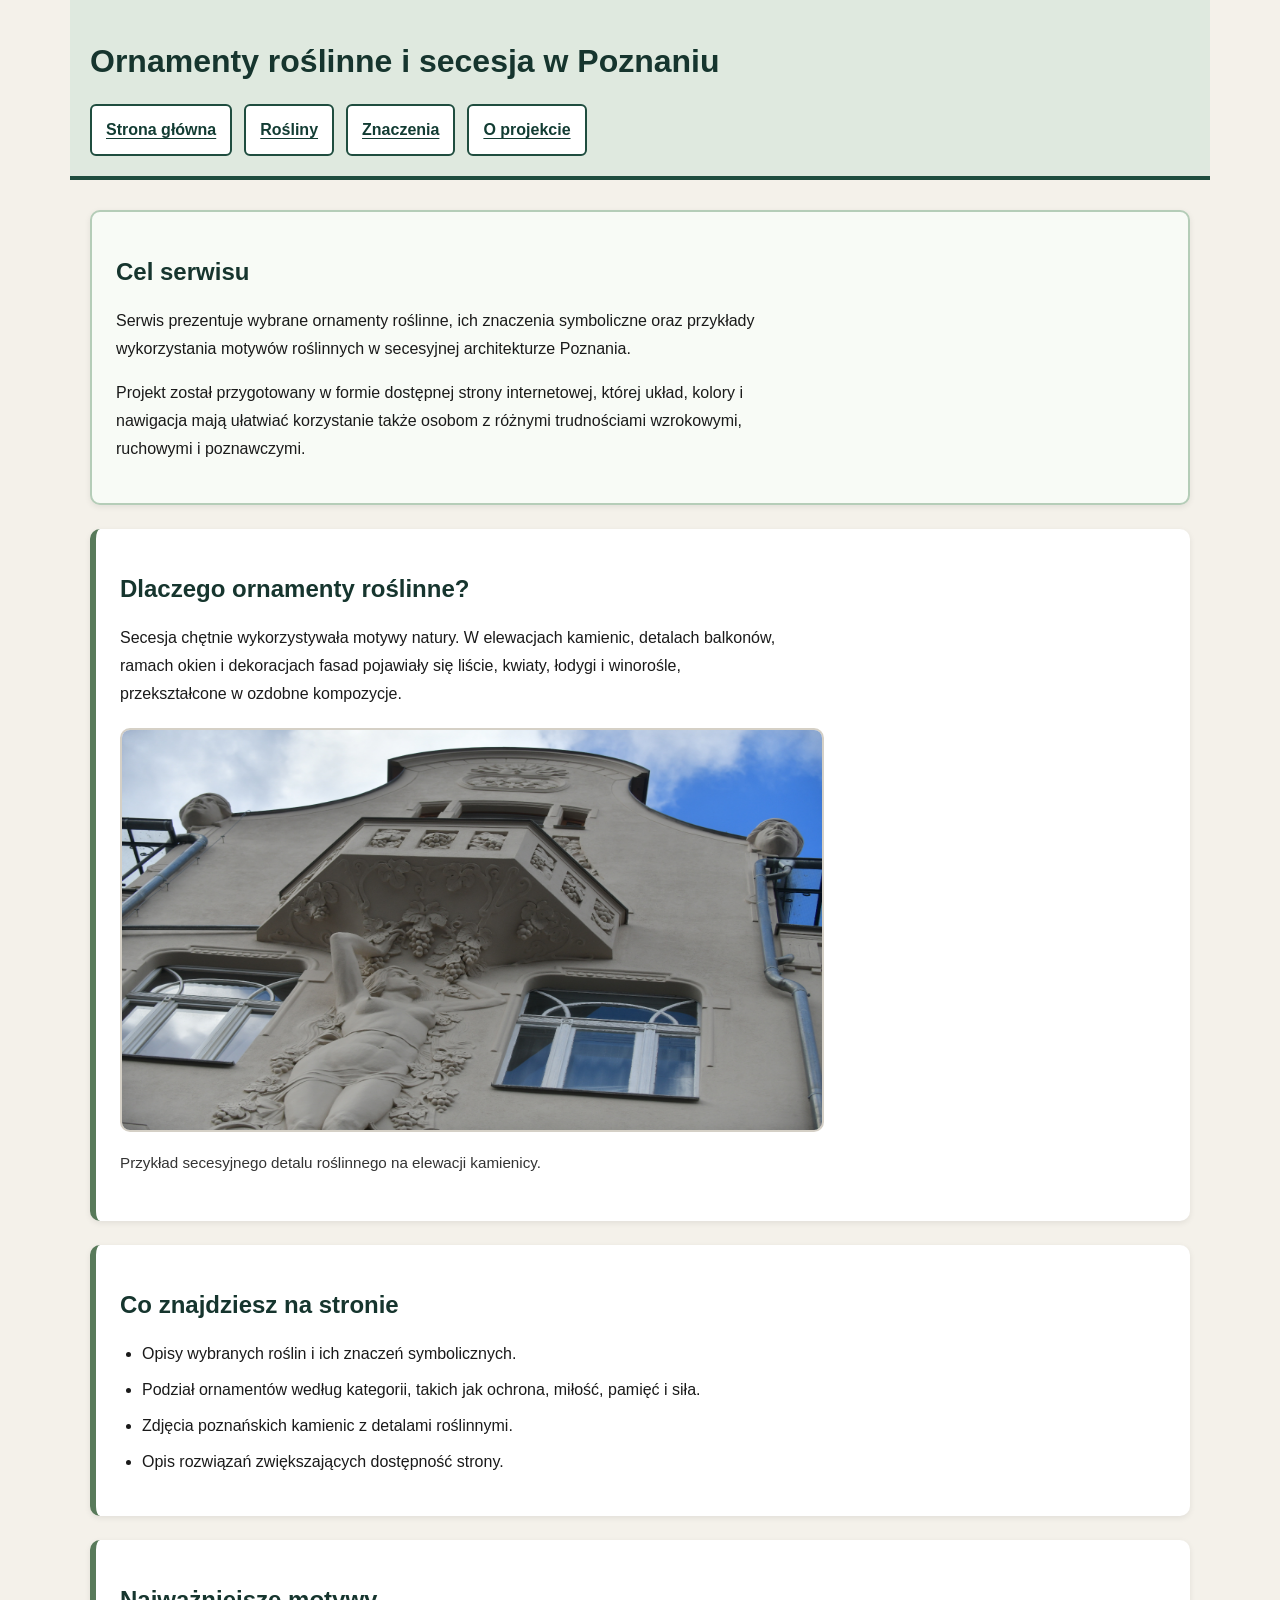
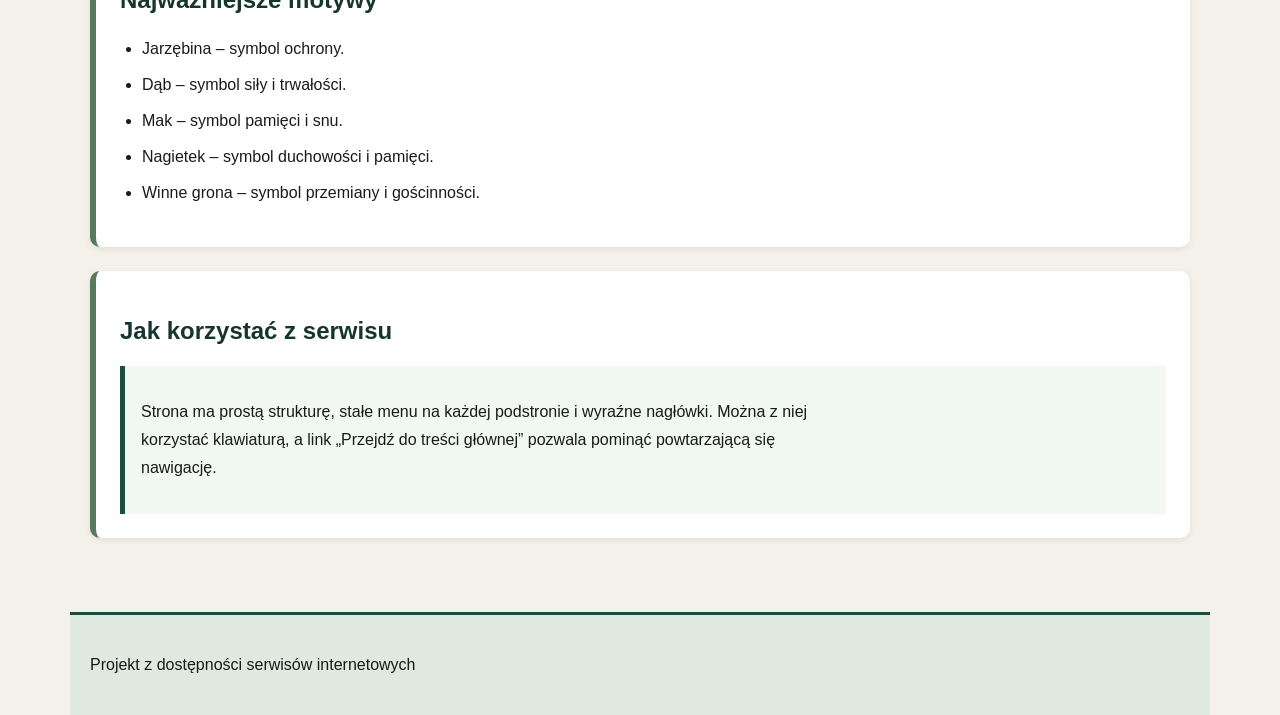
<file: index.html>
<!DOCTYPE html>
<html lang="pl">
<head>
  <meta charset="UTF-8">
  <meta name="viewport" content="width=device-width, initial-scale=1.0">
  <title>Ornamenty roślinne</title>
  <link rel="stylesheet" href="style.css">
</head>
<body>
  <a class="skip-link" href="#main-content">Przejdź do treści głównej</a>

  <header>
    <h1>Ornamenty roślinne i secesja w Poznaniu</h1>
    <nav aria-label="Menu główne">
      <ul>
        <li><a href="index.html">Strona główna</a></li>
        <li><a href="gatunki.html">Rośliny</a></li>
        <li><a href="znaczenia.html">Znaczenia</a></li>
        <li><a href="o-projekcie.html">O projekcie</a></li>
      </ul>
    </nav>
  </header>

  <main id="main-content" tabindex="-1">
    <section class="hero-box">
      <h2>Cel serwisu</h2>
      <p>
        Serwis prezentuje wybrane ornamenty roślinne, ich znaczenia symboliczne
        oraz przykłady wykorzystania motywów roślinnych w secesyjnej architekturze Poznania.
      </p>
      <p>
        Projekt został przygotowany w formie dostępnej strony internetowej, której układ,
        kolory i nawigacja mają ułatwiać korzystanie także osobom z różnymi trudnościami
        wzrokowymi, ruchowymi i poznawczymi.
      </p>
    </section>

    <section>
      <h2>Dlaczego ornamenty roślinne?</h2>
      <p>
        Secesja chętnie wykorzystywała motywy natury. W elewacjach kamienic, detalach balkonów,
        ramach okien i dekoracjach fasad pojawiały się liście, kwiaty, łodygi i winorośle,
        przekształcone w ozdobne kompozycje. 
      </p>
      <figure>
        <img src="secesja.jfif" alt="Secesyjny detal architektoniczny z twarzą kobiety i ornamentem kwiatowym na elewacji kamienicy" style="width:700px;height:400px;">
        <figcaption>Przykład secesyjnego detalu roślinnego na elewacji kamienicy.</figcaption>
      </figure>
    </section>

    <section>
      <h2>Co znajdziesz na stronie</h2>
      <ul>
        <li>Opisy wybranych roślin i ich znaczeń symbolicznych.</li>
        <li>Podział ornamentów według kategorii, takich jak ochrona, miłość, pamięć i siła.</li>
        <li>Zdjęcia poznańskich kamienic z detalami roślinnymi.</li>
        <li>Opis rozwiązań zwiększających dostępność strony.</li>
      </ul>
    </section>

    <section>
      <h2>Najważniejsze motywy</h2>
      <ul>
        <li>Jarzębina – symbol ochrony.</li>
        <li>Dąb – symbol siły i trwałości.</li>
        <li>Mak – symbol pamięci i snu.</li>
        <li>Nagietek – symbol duchowości i pamięci.</li>
        <li>Winne grona – symbol przemiany i gościnności.</li>
      </ul>
    </section>

    <section>
      <h2>Jak korzystać z serwisu</h2>
      <div class="note-box">
        <p>
          Strona ma prostą strukturę, stałe menu na każdej podstronie i wyraźne nagłówki.
          Można z niej korzystać klawiaturą, a link „Przejdź do treści głównej” pozwala
          pominąć powtarzającą się nawigację.
        </p>
      </div>
    </section>
  </main>

  <footer>
    <p>Projekt z dostępności serwisów internetowych</p>
  </footer>
</body>
</html>
</file>
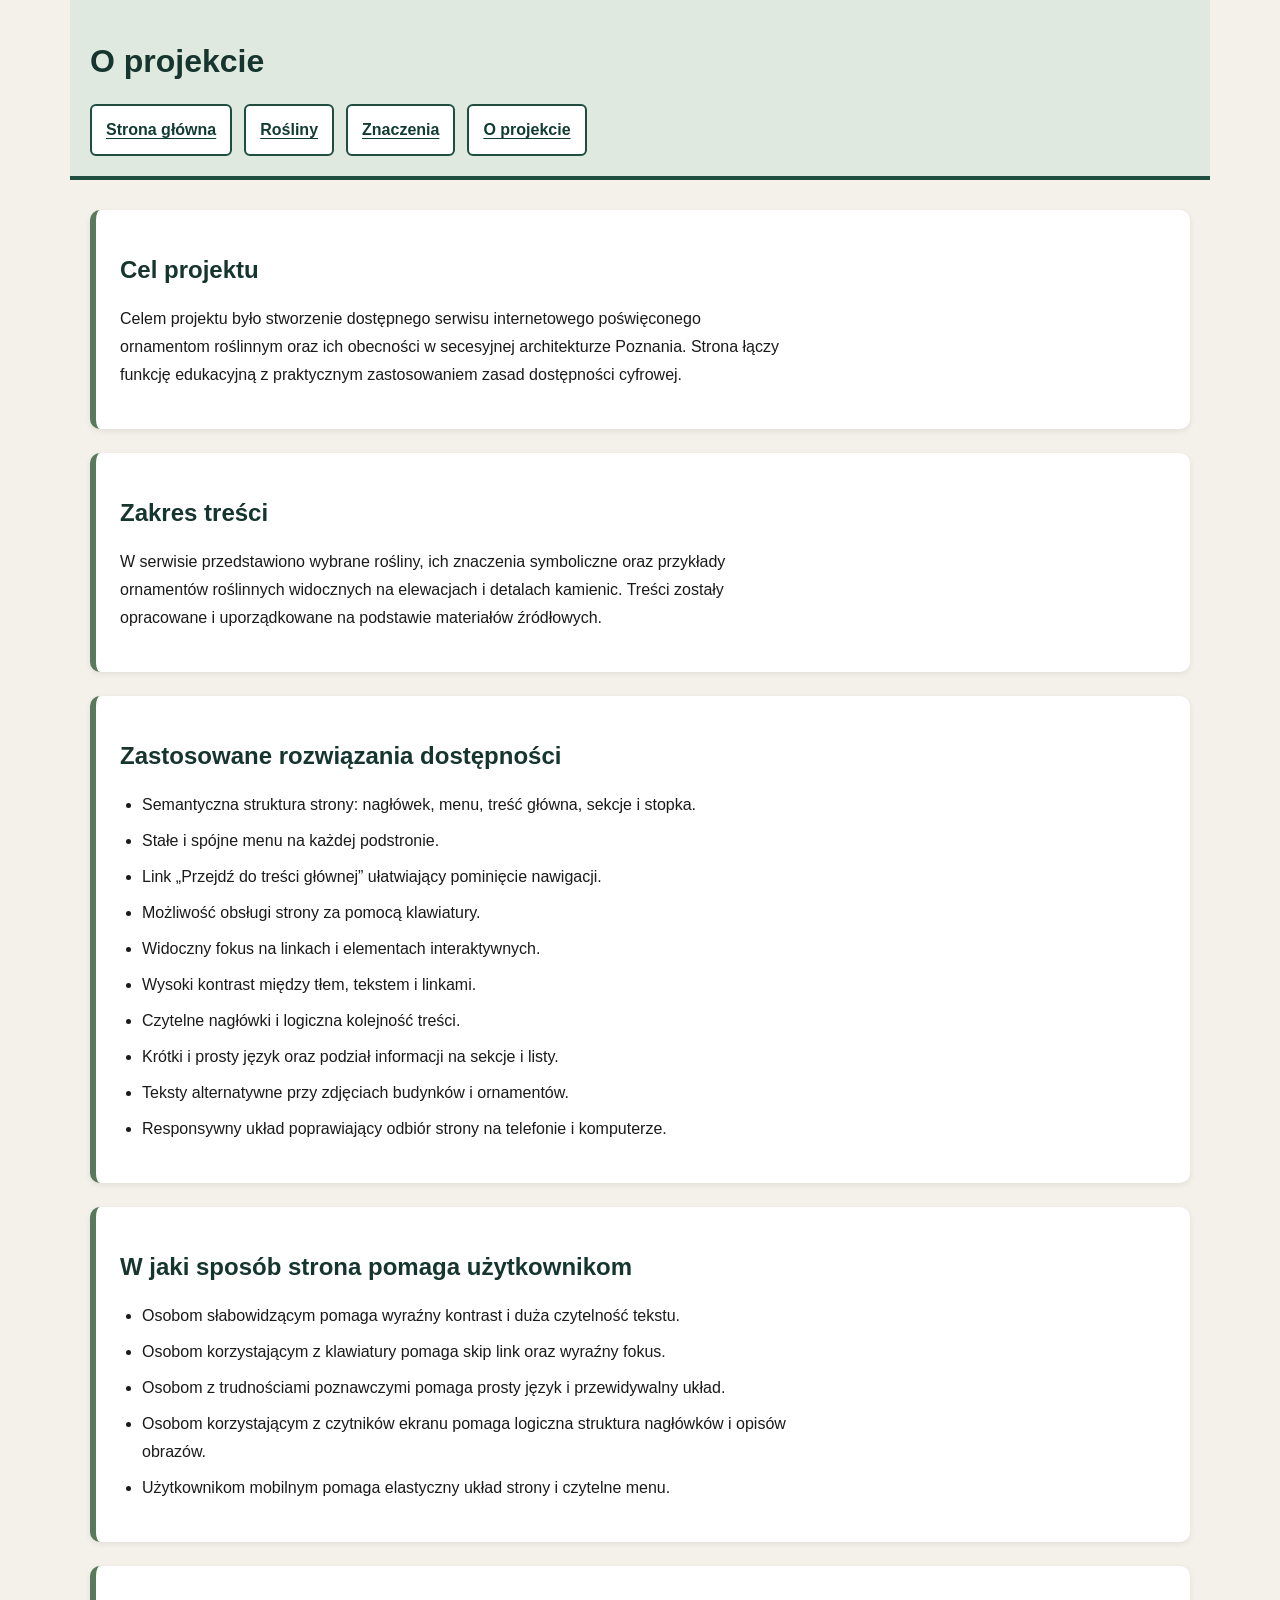
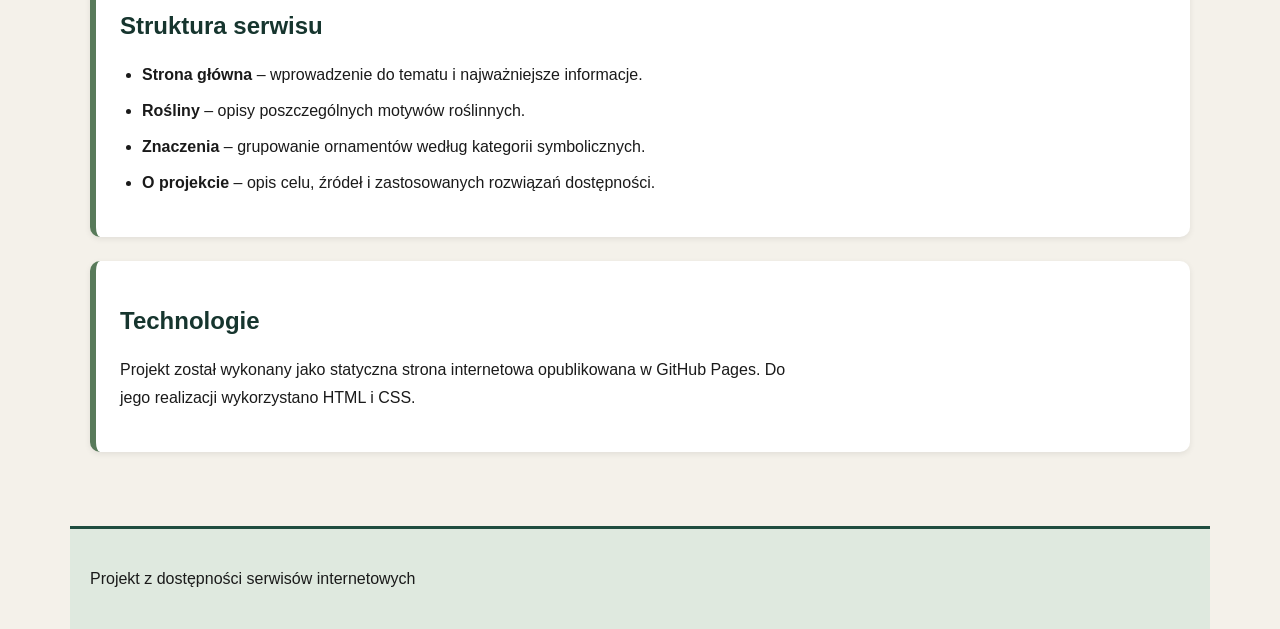
<file: o-projekcie.html>
<!DOCTYPE html>
<html lang="pl">
<head>
  <meta charset="UTF-8">
  <meta name="viewport" content="width=device-width, initial-scale=1.0">
  <title>O projekcie - Ornamenty roślinne</title>
  <link rel="stylesheet" href="style.css">
</head>
<body>
  <a class="skip-link" href="#main-content">Przejdź do treści głównej</a>

  <header>
    <h1>O projekcie</h1>
    <nav aria-label="Menu główne">
      <ul>
        <li><a href="index.html">Strona główna</a></li>
        <li><a href="gatunki.html">Rośliny</a></li>
        <li><a href="znaczenia.html">Znaczenia</a></li>
        <li><a href="o-projekcie.html">O projekcie</a></li>
      </ul>
    </nav>
  </header>

  <main id="main-content" tabindex="-1">
    <section>
      <h2>Cel projektu</h2>
      <p>
        Celem projektu było stworzenie dostępnego serwisu internetowego poświęconego
        ornamentom roślinnym oraz ich obecności w secesyjnej architekturze Poznania.
        Strona łączy funkcję edukacyjną z praktycznym zastosowaniem zasad dostępności cyfrowej.
      </p>
    </section>

    <section>
      <h2>Zakres treści</h2>
      <p>
        W serwisie przedstawiono wybrane rośliny, ich znaczenia symboliczne oraz przykłady
        ornamentów roślinnych widocznych na elewacjach i detalach kamienic.
        Treści zostały opracowane i uporządkowane na podstawie materiałów źródłowych.
      </p>
    </section>

    <section>
      <h2>Zastosowane rozwiązania dostępności</h2>
      <ul>
        <li>Semantyczna struktura strony: nagłówek, menu, treść główna, sekcje i stopka.</li>
        <li>Stałe i spójne menu na każdej podstronie.</li>
        <li>Link „Przejdź do treści głównej” ułatwiający pominięcie nawigacji.</li>
        <li>Możliwość obsługi strony za pomocą klawiatury.</li>
        <li>Widoczny fokus na linkach i elementach interaktywnych.</li>
        <li>Wysoki kontrast między tłem, tekstem i linkami.</li>
        <li>Czytelne nagłówki i logiczna kolejność treści.</li>
        <li>Krótki i prosty język oraz podział informacji na sekcje i listy.</li>
        <li>Teksty alternatywne przy zdjęciach budynków i ornamentów.</li>
        <li>Responsywny układ poprawiający odbiór strony na telefonie i komputerze.</li>
      </ul>
    </section>

    <section>
      <h2>W jaki sposób strona pomaga użytkownikom</h2>
      <ul>
        <li>Osobom słabowidzącym pomaga wyraźny kontrast i duża czytelność tekstu.</li>
        <li>Osobom korzystającym z klawiatury pomaga skip link oraz wyraźny fokus.</li>
        <li>Osobom z trudnościami poznawczymi pomaga prosty język i przewidywalny układ.</li>
        <li>Osobom korzystającym z czytników ekranu pomaga logiczna struktura nagłówków i opisów obrazów.</li>
        <li>Użytkownikom mobilnym pomaga elastyczny układ strony i czytelne menu.</li>
      </ul>
    </section>

    <section>
      <h2>Struktura serwisu</h2>
      <ul>
        <li><strong>Strona główna</strong> – wprowadzenie do tematu i najważniejsze informacje.</li>
        <li><strong>Rośliny</strong> – opisy poszczególnych motywów roślinnych.</li>
        <li><strong>Znaczenia</strong> – grupowanie ornamentów według kategorii symbolicznych.</li>
        <li><strong>O projekcie</strong> – opis celu, źródeł i zastosowanych rozwiązań dostępności.</li>
      </ul>
    </section>

    <section>
      <h2>Technologie</h2>
      <p>
        Projekt został wykonany jako statyczna strona internetowa opublikowana w GitHub Pages.
        Do jego realizacji wykorzystano HTML i CSS.
      </p>
    </section>
  </main>

  <footer>
    <p>Projekt z dostępności serwisów internetowych</p>
  </footer>
</body>
</html>
</file>
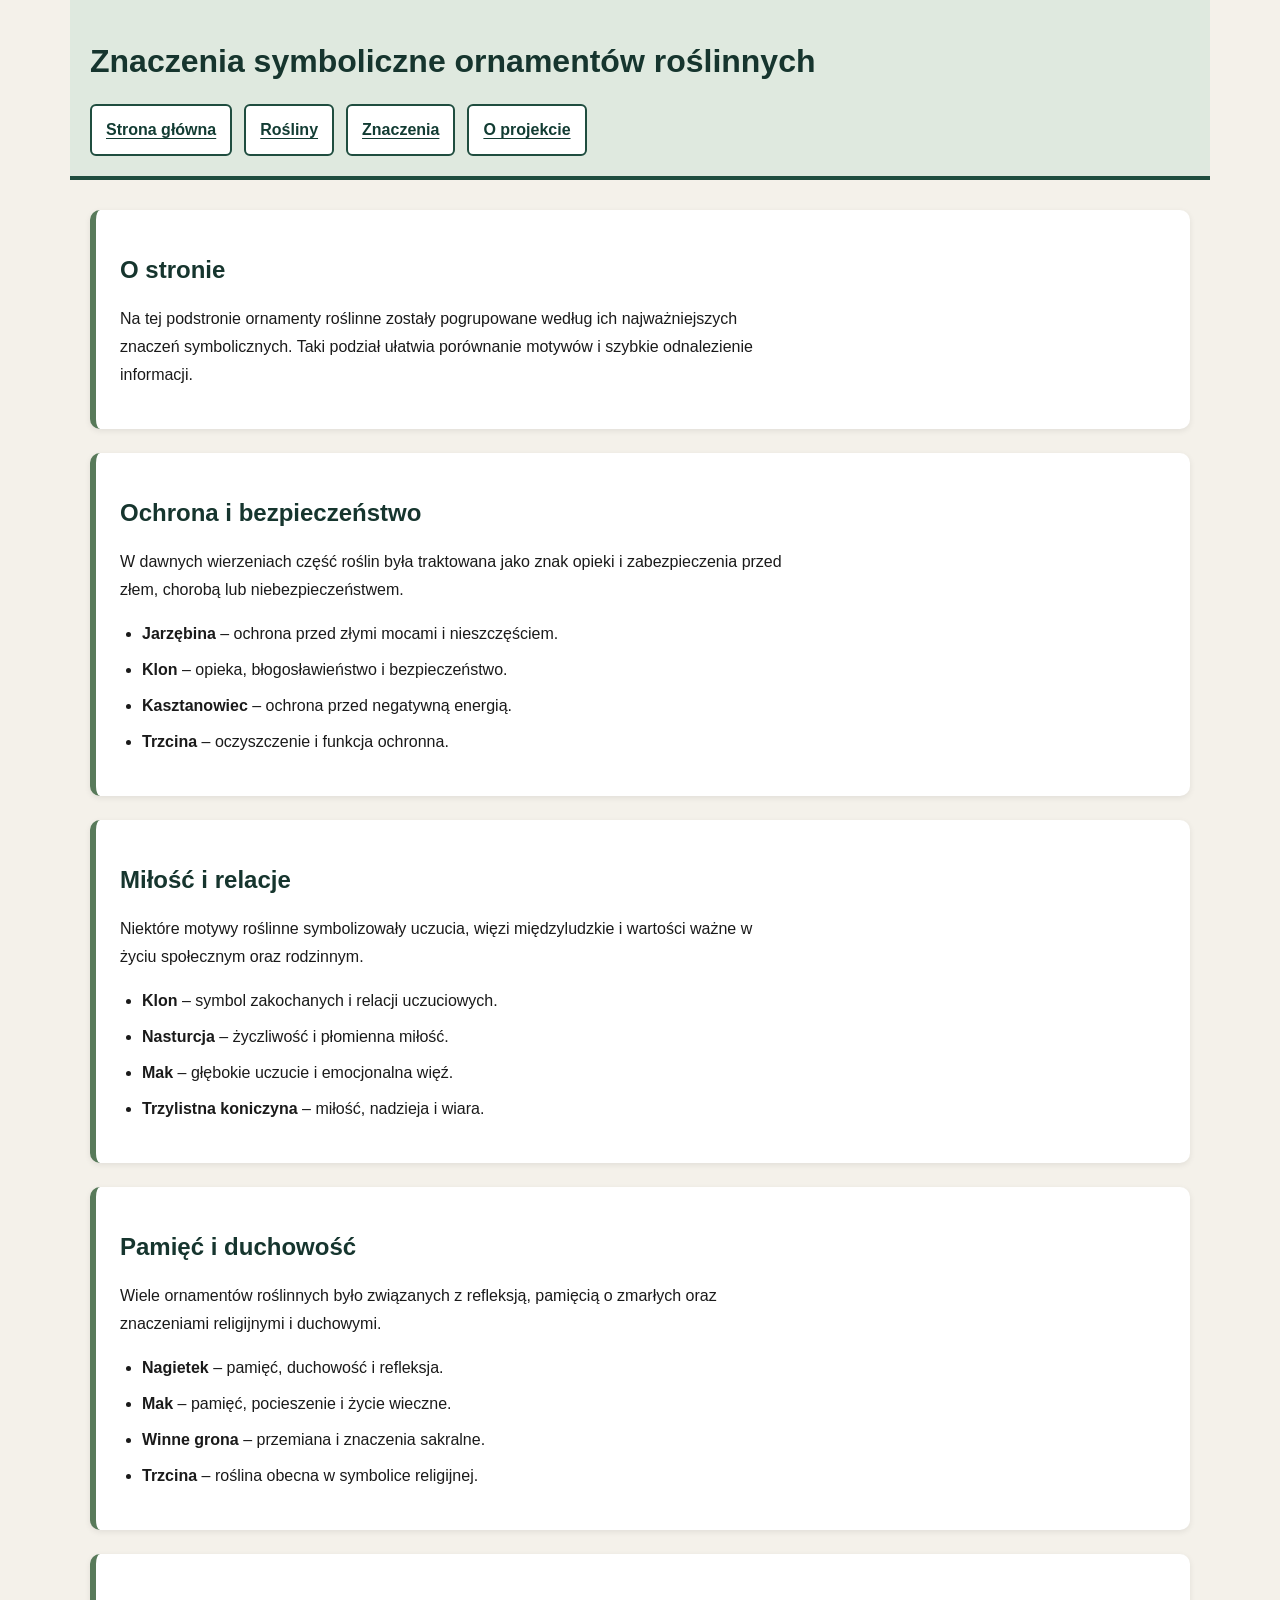
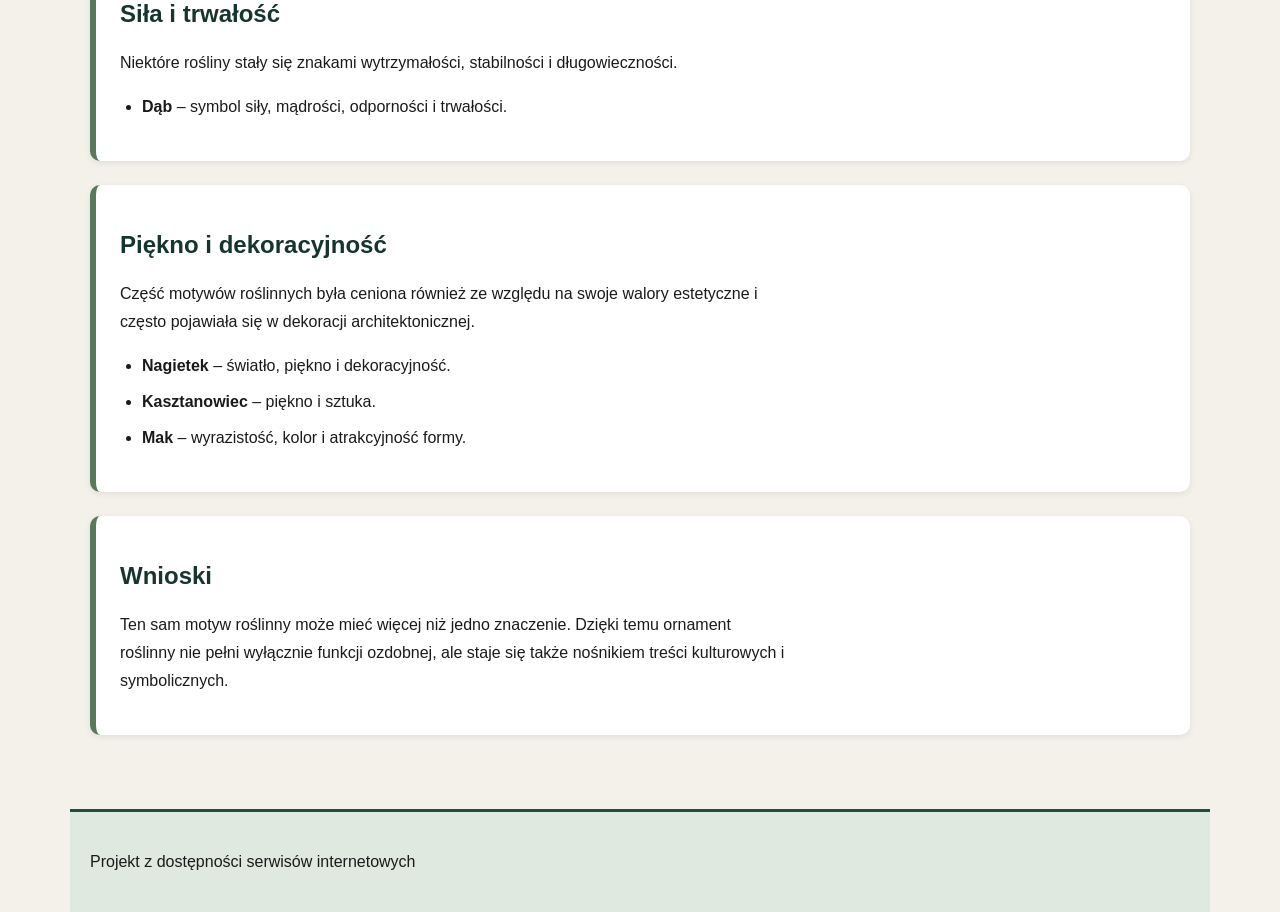
<file: znaczenia.html>
<!DOCTYPE html>
<html lang="pl">
<head>
  <meta charset="UTF-8">
  <meta name="viewport" content="width=device-width, initial-scale=1.0">
  <title>Znaczenia - Ornamenty roślinne</title>
  <link rel="stylesheet" href="style.css">
</head>
<body>
  <a class="skip-link" href="#main-content">Przejdź do treści głównej</a>

  <header>
    <h1>Znaczenia symboliczne ornamentów roślinnych</h1>
    <nav aria-label="Menu główne">
      <ul>
        <li><a href="index.html">Strona główna</a></li>
        <li><a href="gatunki.html">Rośliny</a></li>
        <li><a href="znaczenia.html">Znaczenia</a></li>
        <li><a href="o-projekcie.html">O projekcie</a></li>
      </ul>
    </nav>
  </header>

  <main id="main-content" tabindex="-1">
    <section>
      <h2>O stronie</h2>
      <p>
        Na tej podstronie ornamenty roślinne zostały pogrupowane według ich najważniejszych
        znaczeń symbolicznych. Taki podział ułatwia porównanie motywów i szybkie odnalezienie informacji.
      </p>
    </section>

    <section>
      <h2>Ochrona i bezpieczeństwo</h2>
      <p>
        W dawnych wierzeniach część roślin była traktowana jako znak opieki i zabezpieczenia
        przed złem, chorobą lub niebezpieczeństwem.
      </p>
      <ul>
        <li><strong>Jarzębina</strong> – ochrona przed złymi mocami i nieszczęściem.</li>
        <li><strong>Klon</strong> – opieka, błogosławieństwo i bezpieczeństwo.</li>
        <li><strong>Kasztanowiec</strong> – ochrona przed negatywną energią.</li>
        <li><strong>Trzcina</strong> – oczyszczenie i funkcja ochronna.</li>
      </ul>
    </section>

    <section>
      <h2>Miłość i relacje</h2>
      <p>
        Niektóre motywy roślinne symbolizowały uczucia, więzi międzyludzkie i wartości
        ważne w życiu społecznym oraz rodzinnym.
      </p>
      <ul>
        <li><strong>Klon</strong> – symbol zakochanych i relacji uczuciowych.</li>
        <li><strong>Nasturcja</strong> – życzliwość i płomienna miłość.</li>
        <li><strong>Mak</strong> – głębokie uczucie i emocjonalna więź.</li>
        <li><strong>Trzylistna koniczyna</strong> – miłość, nadzieja i wiara.</li>
      </ul>
    </section>

    <section>
      <h2>Pamięć i duchowość</h2>
      <p>
        Wiele ornamentów roślinnych było związanych z refleksją, pamięcią o zmarłych
        oraz znaczeniami religijnymi i duchowymi.
      </p>
      <ul>
        <li><strong>Nagietek</strong> – pamięć, duchowość i refleksja.</li>
        <li><strong>Mak</strong> – pamięć, pocieszenie i życie wieczne.</li>
        <li><strong>Winne grona</strong> – przemiana i znaczenia sakralne.</li>
        <li><strong>Trzcina</strong> – roślina obecna w symbolice religijnej.</li>
      </ul>
    </section>

    <section>
      <h2>Siła i trwałość</h2>
      <p>
        Niektóre rośliny stały się znakami wytrzymałości, stabilności i długowieczności.
      </p>
      <ul>
        <li><strong>Dąb</strong> – symbol siły, mądrości, odporności i trwałości.</li>
      </ul>
    </section>

    <section>
      <h2>Piękno i dekoracyjność</h2>
      <p>
        Część motywów roślinnych była ceniona również ze względu na swoje walory estetyczne
        i często pojawiała się w dekoracji architektonicznej.
      </p>
      <ul>
        <li><strong>Nagietek</strong> – światło, piękno i dekoracyjność.</li>
        <li><strong>Kasztanowiec</strong> – piękno i sztuka.</li>
        <li><strong>Mak</strong> – wyrazistość, kolor i atrakcyjność formy.</li>
      </ul>
    </section>

    <section>
      <h2>Wnioski</h2>
      <p>
        Ten sam motyw roślinny może mieć więcej niż jedno znaczenie. Dzięki temu ornament
        roślinny nie pełni wyłącznie funkcji ozdobnej, ale staje się także nośnikiem treści kulturowych i symbolicznych.
      </p>
    </section>
  </main>

  <footer>
    <p>Projekt z dostępności serwisów internetowych</p>
  </footer>
</body>
</html>
</file>
<file: style.css>
body {
  font-family: Arial, sans-serif;
  font-size: 1rem;
  line-height: 1.75;
  margin: 0;
  background-color: #f4f1ea;
  color: #1a1a1a;
}

header,
main,
footer {
  max-width: 1100px;
  margin: 0 auto;
  padding: 20px;
}

header {
  background-color: #dfe9df;
  border-bottom: 4px solid #1f4d3f;
}

h1,
h2,
h3 {
  color: #16352e;
  line-height: 1.3;
}

p,
li {
  max-width: 75ch;
}

main {
  padding-top: 30px;
  padding-bottom: 30px;
}

nav ul {
  list-style: none;
  padding: 0;
  margin: 15px 0 0 0;
  display: flex;
  flex-wrap: wrap;
  gap: 12px;
}

nav a {
  display: inline-block;
  padding: 10px 14px;
  background-color: #ffffff;
  color: #123c33;
  text-decoration: underline;
  text-underline-offset: 0.2em;
  font-weight: bold;
  border: 2px solid #1f4d3f;
  border-radius: 6px;
}

nav a:hover,
nav a:focus-visible {
  background-color: #cfe3d2;
  color: #0e2a24;
}

section,
article {
  background-color: #ffffff;
  margin-bottom: 24px;
  padding: 24px;
  border-left: 6px solid #587a5a;
  border-radius: 10px;
  box-shadow: 0 2px 6px rgba(0, 0, 0, 0.08);
}

footer {
  background-color: #dfe9df;
  margin-top: 20px;
  border-top: 3px solid #1f4d3f;
}

.skip-link {
  position: absolute;
  left: -9999px;
  top: 0;
  background: #000000;
  color: #ffffff;
  padding: 12px 16px;
  text-decoration: none;
  z-index: 1000;
  border-radius: 6px;
}

.skip-link:focus,
.skip-link:focus-visible {
  left: 20px;
  top: 20px;
}

a {
  color: #123c33;
}

a:hover {
  color: #0e2a24;
}

a:focus-visible,
button:focus-visible {
  outline: 4px solid #000000;
  outline-offset: 3px;
}

img {
  display: block;
  max-width: 100%;
  height: auto;
  margin: 18px 0;
  border-radius: 10px;
  border: 2px solid #d5d0c6;
}

figure {
  margin: 20px 0;
}

figcaption {
  font-size: 0.95rem;
  color: #333333;
  margin-top: 8px;
}

.hero-box {
  background-color: #f8fbf6;
  border: 2px solid #b5cdb8;
  padding: 24px;
  border-radius: 10px;
}

.note-box {
  background-color: #f1f7f1;
  border-left: 5px solid #1f4d3f;
  padding: 16px;
  margin-top: 16px;
}

main ul {
  padding-left: 22px;
}

section ul li,
article ul li {
  margin-bottom: 8px;
}

@media (max-width: 700px) {
  header,
  main,
  footer {
    padding: 15px;
  }

  nav ul {
    flex-direction: column;
    gap: 10px;
  }

  nav a {
    width: fit-content;
  }

  section,
  article,
  .hero-box {
    padding: 18px;
  }
}
</file>
